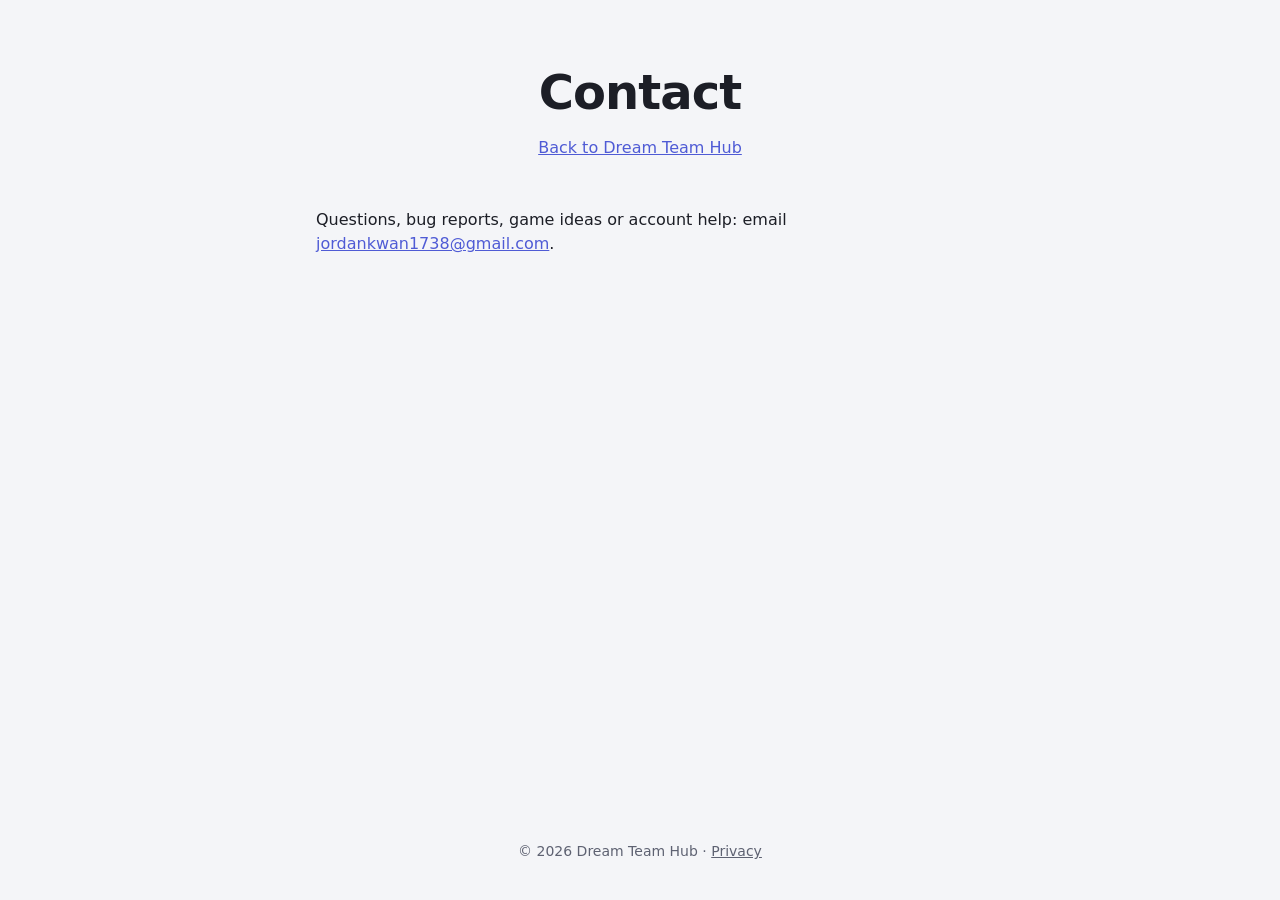
<file: contact.html>
<!doctype html>
<html lang="en">
<head>
  <meta charset="utf-8">
  <meta name="viewport" content="width=device-width, initial-scale=1">
  <title>Contact ~ Dream Team Hub</title>
  <meta name="description" content="How to get in touch with Dream Team Hub.">
  <link rel="canonical" href="https://dreamteamhub.ca/contact.html">
  <!-- Icons (in favicons/; favicon.ico stays at the root, where browsers and Google look for it
       by default): PNGs for modern tabs, apple-touch-icon for
       iPhone/iPad home screens, site.webmanifest for Android home screens and installs. -->
  <link rel="icon" href="/favicon.ico" sizes="48x48">
  <link rel="icon" type="image/png" sizes="32x32" href="/favicons/favicon-32x32.png">
  <link rel="icon" type="image/png" sizes="16x16" href="/favicons/favicon-16x16.png">
  <link rel="icon" type="image/png" sizes="192x192" href="/favicons/android-chrome-192x192.png">
  <link rel="apple-touch-icon" sizes="180x180" href="/favicons/apple-touch-icon.png">
  <link rel="manifest" href="/favicons/site.webmanifest">
  <meta name="theme-color" content="#f4f5f8" media="(prefers-color-scheme: light)">
  <meta name="theme-color" content="#121319" media="(prefers-color-scheme: dark)">
  <link rel="stylesheet" href="css/styles.css">
</head>
<body>
  <header class="site-header">
    <h1>Contact</h1>
    <p class="tagline"><a href="/">Back to Dream Team Hub</a></p>
  </header>

  <main class="prose">
    <p>Questions, bug reports, game ideas or account help: email
      <a href="mailto:jordankwan1738@gmail.com">jordankwan1738@gmail.com</a>.</p>
  </main>

  <footer class="site-footer">
    <p>&copy; <span id="year"></span> Dream Team Hub &middot; <a href="privacy.html">Privacy</a></p>
  </footer>

  <script>document.getElementById("year").textContent = new Date().getFullYear();</script>
</body>
</html>
</file>
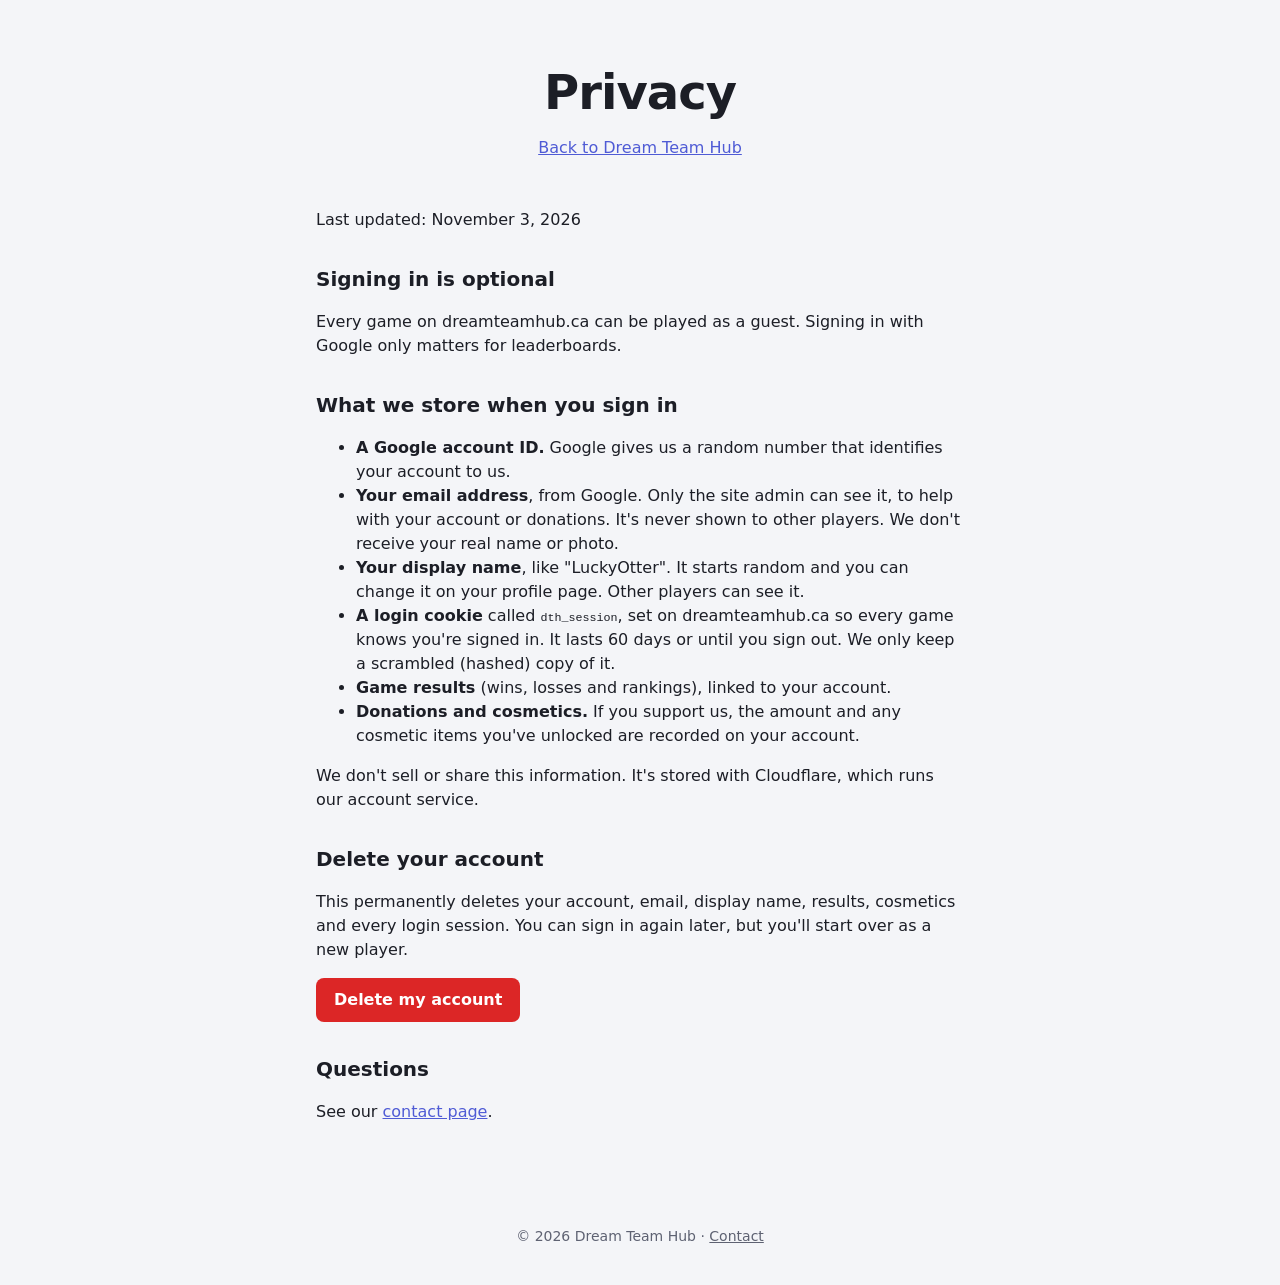
<file: privacy.html>
<!doctype html>
<html lang="en">
<head>
  <meta charset="utf-8">
  <meta name="viewport" content="width=device-width, initial-scale=1">
  <title>Privacy ~ Dream Team Hub</title>
  <meta name="description" content="What Dream Team Hub stores when you sign in, and how to delete it.">
  <link rel="canonical" href="https://dreamteamhub.ca/privacy.html">
  <!-- Icons (in favicons/; favicon.ico stays at the root, where browsers and Google look for it
       by default): PNGs for modern tabs, apple-touch-icon for
       iPhone/iPad home screens, site.webmanifest for Android home screens and installs. -->
  <link rel="icon" href="/favicon.ico" sizes="48x48">
  <link rel="icon" type="image/png" sizes="32x32" href="/favicons/favicon-32x32.png">
  <link rel="icon" type="image/png" sizes="16x16" href="/favicons/favicon-16x16.png">
  <link rel="icon" type="image/png" sizes="192x192" href="/favicons/android-chrome-192x192.png">
  <link rel="apple-touch-icon" sizes="180x180" href="/favicons/apple-touch-icon.png">
  <link rel="manifest" href="/favicons/site.webmanifest">
  <meta name="theme-color" content="#f4f5f8" media="(prefers-color-scheme: light)">
  <meta name="theme-color" content="#121319" media="(prefers-color-scheme: dark)">
  <link rel="stylesheet" href="css/styles.css">
</head>
<body>
  <header class="site-header">
    <h1>Privacy</h1>
    <p class="tagline"><a href="/">Back to Dream Team Hub</a></p>
  </header>

  <main class="prose">
    <p>Last updated: November 3, 2026</p>

    <h2>Signing in is optional</h2>
    <p>Every game on dreamteamhub.ca can be played as a guest. Signing in with Google only matters
      for leaderboards.</p>

    <h2>What we store when you sign in</h2>
    <ul>
      <li><strong>A Google account ID.</strong> Google gives us a random number that identifies your
        account to us.</li>
      <li><strong>Your email address</strong>, from Google. Only the site admin can see it, to help with
        your account or donations. It's never shown to other players. We don't receive your real name
        or photo.</li>
      <li><strong>Your display name</strong>, like "LuckyOtter". It starts random and you can change it
        on your profile page. Other players can see it.</li>
      <li><strong>A login cookie</strong> called <code>dth_session</code>, set on dreamteamhub.ca so every
        game knows you're signed in. It lasts 60 days or until you sign out. We only keep a scrambled
        (hashed) copy of it.</li>
      <li><strong>Game results</strong> (wins, losses and rankings), linked to your account.</li>
      <li><strong>Donations and cosmetics.</strong> If you support us, the amount and any cosmetic items
        you've unlocked are recorded on your account.</li>
    </ul>
    <p>We don't sell or share this information. It's stored with Cloudflare, which runs our account
      service.</p>

    <h2>Delete your account</h2>
    <p>This permanently deletes your account, email, display name, results, cosmetics and every login session. You can
      sign in again later, but you'll start over as a new player.</p>
    <form id="delete-account" class="danger-form" method="post" action="https://account.dreamteamhub.ca/me/delete">
      <button type="submit" class="danger-button">Delete my account</button>
    </form>
    <p id="deleted" class="notice" hidden>Your account has been deleted.</p>

    <h2>Questions</h2>
    <p>See our <a href="contact.html">contact page</a>.</p>
  </main>

  <footer class="site-footer">
    <p>&copy; <span id="year"></span> Dream Team Hub &middot; <a href="contact.html">Contact</a></p>
  </footer>

  <script>
    document.getElementById("year").textContent = new Date().getFullYear();

    // Come back here afterwards, with a note that it worked.
    var form = document.getElementById("delete-account");
    var back = location.origin + location.pathname + "?deleted=1";
    form.action += "?return=" + encodeURIComponent(back);
    form.addEventListener("submit", function (event) {
      if (!confirm("Delete your Dream Team Hub account? This can't be undone.")) event.preventDefault();
    });
    if (new URLSearchParams(location.search).has("deleted")) {
      document.getElementById("deleted").hidden = false;
    }
  </script>
</body>
</html>
</file>
<file: css/styles.css>
:root {
  --bg: #f4f5f8;
  --surface: #ffffff;
  --text: #1c1e26;
  --muted: #5e6272;
  --accent: #4f5bd5;
  --card-fallback: linear-gradient(135deg, #4f5bd5, #2a2f6b);
  --shadow: 0 1px 3px rgba(0, 0, 0, 0.08), 0 4px 12px rgba(0, 0, 0, 0.06);
  --shadow-hover: 0 4px 10px rgba(0, 0, 0, 0.12), 0 12px 28px rgba(0, 0, 0, 0.12);
  --radius: 12px;
}

@media (prefers-color-scheme: dark) {
  :root {
    --bg: #121319;
    --surface: #1c1e27;
    --text: #eceef4;
    --muted: #a2a6b6;
    --accent: #8b95ff;
    --shadow: 0 1px 3px rgba(0, 0, 0, 0.4);
    --shadow-hover: 0 8px 24px rgba(0, 0, 0, 0.5);
  }
}

*,
*::before,
*::after {
  box-sizing: border-box;
}

body {
  margin: 0;
  min-height: 100vh;
  display: flex;
  flex-direction: column;
  background: var(--bg);
  color: var(--text);
  font-family: system-ui, -apple-system, "Segoe UI", Roboto, Helvetica, Arial, sans-serif;
  line-height: 1.5;
}

main {
  flex: 1;
  width: 100%;
  max-width: 1200px;
  margin: 0 auto;
  padding: 0 16px 48px;
}

.site-header {
  position: relative;
  text-align: center;
  padding: 56px 16px 32px;
}

/* ---------- Site nav (top left) ---------- */

.site-nav {
  position: absolute;
  top: 16px;
  left: 16px;
  z-index: 10;
}

/* ---------- Account (sign-in, top right) ---------- */

.account {
  position: absolute;
  top: 16px;
  right: 16px;
  z-index: 10;
  text-align: left;
}

/* Pill buttons in the header corners: "Leaderboard" / "Games" on the left, the account on the right. */
.pill-link,
.account__signin,
.account__name {
  display: inline-block;
  padding: 8px 16px;
  border: 0;
  border-radius: 999px;
  background: var(--surface);
  box-shadow: var(--shadow);
  color: var(--text);
  font: inherit;
  font-weight: 600;
  text-decoration: none;
  cursor: pointer;
  transition: box-shadow 0.2s ease;
}

.pill-link:hover,
.account__signin:hover,
.account__name:hover,
.account__name[aria-expanded="true"] {
  box-shadow: 0 0 0 3px rgba(132, 204, 22, 0.5), var(--shadow);
}

.pill-link:focus-visible,
.account__signin:focus-visible,
.account__name:focus-visible {
  outline: 3px solid var(--accent);
  outline-offset: 3px;
}

.account__name::after {
  content: " \25BE";
  color: var(--muted);
}

.account__panel {
  position: absolute;
  top: calc(100% + 8px);
  right: 0;
  width: min(280px, calc(100vw - 32px));
  padding: 16px;
  border-radius: var(--radius);
  background: var(--surface);
  box-shadow: var(--shadow-hover);
}

.account__panel[hidden] {
  display: none;
}

.account__label {
  margin: 0;
  color: var(--muted);
  font-size: 0.8rem;
}

.account__current {
  margin: 0 0 12px;
  font-size: 1.1rem;
  font-weight: 600;
}

/* The menu's two actions: View profile (green, like the site's other buttons) and Sign out (red). */
.account__profile,
.account__signout {
  display: block;
  width: 100%;
  padding: 8px 12px;
  border: 0;
  border-radius: 8px;
  font: inherit;
  font-weight: 600;
  text-align: center;
  text-decoration: none;
  cursor: pointer;
  transition: filter 0.15s ease;
}

.account__profile {
  background: #84cc16;
  color: #1c1e26;
}

.account__signout {
  background: #dc2626;
  color: #fff;
}

.account__profile:hover,
.account__signout:hover {
  filter: brightness(1.1);
}

.account__profile:focus-visible,
.account__signout:focus-visible {
  outline: 3px solid var(--accent);
  outline-offset: 2px;
}

.account__logout {
  margin: 8px 0 0;
}

/* Small screens: keep the button clear of the centered title. */
@media (max-width: 520px) {
  .site-header {
    padding-top: 64px;
  }
}

.site-header h1 {
  margin: 0;
  font-size: clamp(2rem, 5vw, 3rem);
  letter-spacing: -0.02em;
}

.tagline {
  margin: 8px 0 0;
  color: var(--muted);
}

/* ---------- Ko-fi ---------- */

.kofi-button {
  display: flex;
  align-items: center;
  justify-content: center;
  gap: 10px;
  font-family: 'DM Sans', sans-serif !important;
  width: 100%;
  margin: 0 0 32px;
  padding: 16px;
  border-radius: var(--radius);
  background: #84cc16;
  color: #1c1e26;
  font-weight: 600;
  font-size: 1.1rem;
  text-align: center;
  text-decoration: none;
  box-shadow: var(--shadow);
  transition: transform 0.2s ease, box-shadow 0.2s ease;
}

.kofi-button__icon {
  height: 1.6em;
  width: auto;
}

.kofi-button:hover,
.kofi-button:focus-visible {
  transform: translateY(-2px);
  box-shadow: var(--shadow-hover);
}

.kofi-button:focus-visible {
  outline: 3px solid var(--accent);
  outline-offset: 3px;
}

/* ---------- Plaza banner ---------- */

.plaza-banner {
  display: flex;
  overflow: hidden;
  margin: 0 0 32px;
  border-radius: var(--radius);
  background: var(--surface);
  box-shadow: var(--shadow);
  color: inherit;
  text-decoration: none;
  transition: transform 0.2s ease, box-shadow 0.2s ease;
}

.plaza-banner:hover,
.plaza-banner:focus-visible {
  transform: translateY(-3px);
  box-shadow: 0 0 0 5px rgba(132, 204, 22, 0.5), var(--shadow-hover);
}

.plaza-banner:focus-visible {
  outline: 3px solid var(--accent);
  outline-offset: 3px;
}

.plaza-banner__media {
  flex: 0 0 58%;
  aspect-ratio: 16 / 9;
  background: #24452a;
}

.plaza-banner__media picture {
  display: contents;
}

.plaza-banner__media img {
  display: block;
  width: 100%;
  height: 100%;
  object-fit: cover;
}

.plaza-banner__body {
  display: flex;
  flex-direction: column;
  justify-content: center;
  align-items: flex-start;
  gap: 10px;
  padding: 24px 32px;
}

.plaza-banner__badge {
  padding: 4px 10px;
  border-radius: 999px;
  background: rgba(132, 204, 22, 0.18);
  color: #4d7c0f;
  font-size: 0.8rem;
  font-weight: 600;
  text-transform: uppercase;
  letter-spacing: 0.04em;
}

.plaza-banner__title {
  margin: 0;
  font-size: clamp(1.4rem, 3vw, 2rem);
  letter-spacing: -0.01em;
}

.plaza-banner__text {
  margin: 0;
  color: var(--muted);
}

.plaza-banner__cta {
  margin-top: 6px;
  padding: 10px 18px;
  border-radius: 8px;
  background: #84cc16;
  color: #1c1e26;
  font-weight: 600;
}

@media (prefers-color-scheme: dark) {
  .plaza-banner__badge {
    color: #a3e635;
  }
}

/* Narrow screens: picture on top, text below, like a big card. */
@media (max-width: 700px) {
  .plaza-banner {
    flex-direction: column;
  }

  .plaza-banner__media {
    flex-basis: auto;
  }

  .plaza-banner__body {
    padding: 18px 20px 22px;
  }
}

@media (prefers-reduced-motion: reduce) {
  .plaza-banner {
    transition: none;
  }
}

/* ---------- Grid ---------- */

/* Flex (not grid) so an incomplete last row is centered instead of left-aligned. */
.grid {
  --cols: 3;
  --gap: 24px;
  display: flex;
  flex-wrap: wrap;
  justify-content: center;
  gap: var(--gap);
}

.grid > .card {
  flex: 0 0 calc((100% - (var(--cols) - 1) * var(--gap)) / var(--cols));
}

@media (max-width: 800px) {
  .grid {
    --cols: 2;
  }
}

@media (max-width: 520px) {
  .grid {
    --cols: 1;
  }
}

.empty {
  flex: 1 1 100%;
  text-align: center;
  color: var(--muted);
}

/* ---------- Card ---------- */

.card {
  display: flex;
  flex-direction: column;
  overflow: hidden;
  border-radius: var(--radius);
  background: var(--surface);
  box-shadow: var(--shadow);
  color: inherit;
  text-decoration: none;
  transition: transform 0.2s ease, box-shadow 0.2s ease;
}

.card:hover,
.card:focus-visible {
  transform: translateY(-3px);
  /* 5px ring drawn as a shadow so it doesn't change the card's size or shift the grid. */
  box-shadow: 0 0 0 5px rgba(132, 204, 22, 0.5), var(--shadow-hover);
}

.card:focus-visible {
  outline: 3px solid var(--accent);
  outline-offset: 3px;
}

.card__media {
  position: relative;
  aspect-ratio: 1 / 1;
  background: var(--card-fallback);
  overflow: hidden;
}

/* "More coming soon" placeholder: same footprint as a project card, not clickable. */
.card--soon {
  border: 2px dashed var(--muted);
  background: transparent;
  box-shadow: none;
  color: var(--muted);
}

.card--soon:hover {
  transform: none;
  box-shadow: none;
}

.card--soon .card__media {
  display: flex;
  align-items: center;
  justify-content: center;
  background: none;
  font-size: 1.4rem;
  font-weight: 600;
  text-align: center;
}

.card__media img {
  display: block;
  width: 100%;
  height: 100%;
  object-fit: cover;
  transition: filter 0.25s ease;
}

/*
 * Darken the image itself rather than laying a dark box over it: at the card's
 * rounded, anti-aliased edges a semi-transparent box never quite covers the image,
 * which left a thin bright line around the corners.
 */
.card:hover .card__media img,
.card:focus-visible .card__media img {
  filter: brightness(0.3);
}

.card__overlay {
  position: absolute;
  inset: 0;
  display: flex;
  align-items: center;
  justify-content: center;
  padding: 20px;
  opacity: 0;
  transition: opacity 0.25s ease;
}

.card:hover .card__overlay,
.card:focus-visible .card__overlay {
  opacity: 1;
}

.card__description {
  margin: 0;
  color: #fff;
  text-align: center;
  font-size: 0.95rem;
  transform: translateY(8px);
  transition: transform 0.25s ease;
}

.card:hover .card__description,
.card:focus-visible .card__description {
  transform: translateY(0);
}

.card__title {
  margin: 0;
  padding: 14px 16px;
  font-size: 1.1rem;
  font-weight: 600;
}

/* Touch devices have no hover: show the description on a partial overlay instead. */
@media (hover: none) {
  .card__overlay {
    opacity: 1;
    align-items: flex-end;
    background: linear-gradient(to top, rgba(0, 0, 0, 0.75), rgba(0, 0, 0, 0) 70%);
  }

  .card__description {
    transform: none;
    text-align: left;
    font-size: 0.875rem;
  }
}

@media (prefers-reduced-motion: reduce) {
  .card,
  .card__media img,
  .card__overlay,
  .card__description {
    transition: none;
  }
}

/* ---------- Footer ---------- */

.site-footer {
  text-align: center;
  padding: 24px 16px;
  color: var(--muted);
  font-size: 0.875rem;
}

.site-footer a {
  color: inherit;
}

/* ---------- Tooltips (the account menu's "Player #N" hover) ---------- */

/* Hover (or tap/focus) text, e.g. the account number on a name or W / L on a ratio. */
.tip {
  position: relative;
  border-bottom: 1px dotted var(--muted);
  cursor: help;
}

.tip:focus-visible {
  outline: 2px solid var(--accent);
  outline-offset: 2px;
}

.tip::after {
  content: attr(data-tip);
  position: absolute;
  bottom: calc(100% + 6px);
  left: 50%;
  z-index: 5;
  padding: 4px 8px;
  border-radius: 6px;
  background: var(--text);
  color: var(--bg);
  font-size: 0.8rem;
  font-weight: 600;
  white-space: nowrap;
  pointer-events: none;
  opacity: 0;
  transform: translate(-50%, 4px);
  transition: opacity 0.15s ease, transform 0.15s ease;
}

.tip:hover::after,
.tip:focus::after {
  opacity: 1;
  transform: translate(-50%, 0);
}

/* Numbers sit at the right edge: keep their tips on screen. */
.num .tip::after {
  left: auto;
  right: 0;
  transform: translateY(4px);
}

.num .tip:hover::after,
.num .tip:focus::after {
  transform: none;
}

.visually-hidden {
  position: absolute;
  width: 1px;
  height: 1px;
  overflow: hidden;
  clip: rect(0 0 0 0);
  white-space: nowrap;
}

/* ---------- Text pages (privacy) ---------- */

.prose {
  max-width: 680px;
}

.prose h2 {
  margin: 32px 0 8px;
  font-size: 1.25rem;
}

.prose a,
.tagline a {
  color: var(--accent);
}

.prose code {
  font-size: 0.9em;
}

.danger-button {
  padding: 10px 18px;
  border: 0;
  border-radius: 8px;
  background: #dc2626;
  color: #fff;
  font: inherit;
  font-weight: 600;
  cursor: pointer;
}

.danger-button:focus-visible {
  outline: 3px solid var(--accent);
  outline-offset: 3px;
}

.notice {
  padding: 10px 14px;
  border-radius: 8px;
  background: rgba(132, 204, 22, 0.18);
}
</file>
